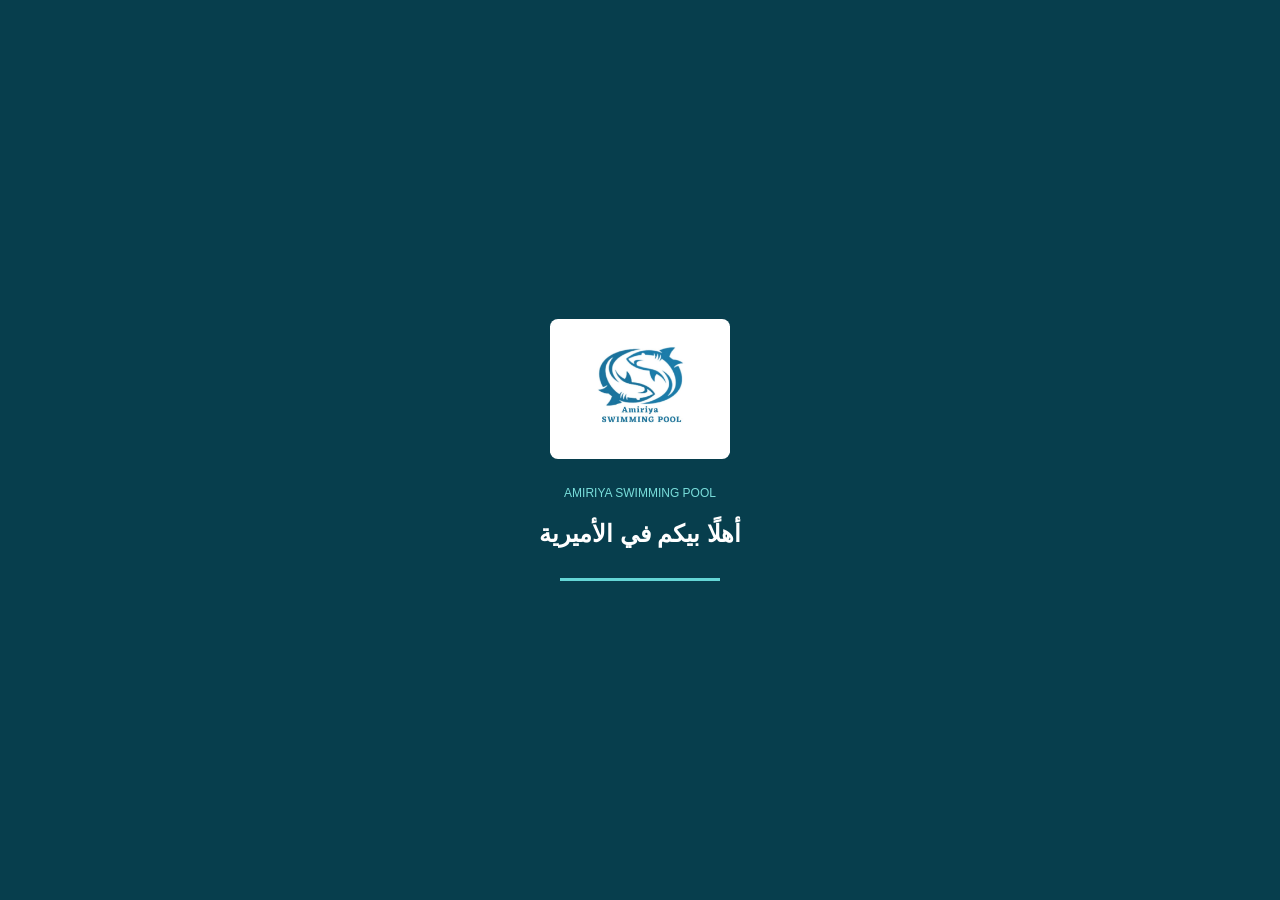
<file: index.html>
<!doctype html>
<html lang="ar" dir="rtl" translate="no"><head><meta charset="utf-8"><meta http-equiv="Content-Language" content="ar"><meta name="google" content="notranslate"><meta name="viewport" content="width=device-width, initial-scale=1"><meta name="theme-color" content="#087c91"><title>حمام سباحة مركز شباب الأميرية</title><link rel="stylesheet" href="experience.css?v=3"></head>
<body class="simple-page">
<div class="welcome-screen" id="welcomeScreen" aria-hidden="true"><img src="assets/amiriya-logo.jpg" alt=""><p lang="en" dir="ltr">AMIRIYA SWIMMING POOL</p><h2>أهلًا بيكم في الأميرية</h2><div class="welcome-loader"><span></span></div></div>
<main class="simple-wrap"><section class="simple-card">
<header class="simple-header"><img class="simple-logo" src="assets/amiriya-logo.jpg" alt="شعار حمام سباحة الأميرية"><div><span class="eyebrow" lang="en" dir="ltr">AMIRIYA SWIMMING POOL</span><h1>حمام سباحة<br>مركز شباب الأميرية</h1><p>تسجيل بيانات السباحين</p></div></header>
<div class="registration-progress"><span>بيانات التسجيل</span><span id="progressLabel">0 / 6</span><div class="progress-track"><span id="progressFill"></span></div></div>
<form class="simple-form" id="registrationForm" novalidate>
<h2 class="form-section-title">بيانات السباح</h2>
<label class="field"><span class="label">اسم السباح</span><input class="input" id="fullName" autocomplete="name" minlength="3" placeholder="اسم السباح بالكامل" required></label>
<label class="field"><span class="label">رقم تليفون ولي الأمر</span><input class="input" id="phone" autocomplete="tel" inputmode="tel" dir="ltr" placeholder="01012345678" aria-describedby="phoneNote" required><small id="phoneNote">لازم يكون الرقم عليه واتساب.</small></label>
<div class="field"><span class="label">تاريخ الميلاد</span><div class="date-parts" dir="ltr" lang="en"><select class="select" id="birthDay" aria-label="Day" required><option value="">Day</option></select><select class="select" id="birthMonth" aria-label="Month" required><option value="">Month</option></select><select class="select" id="birthYear" aria-label="Year" required><option value="">Year</option></select></div><input id="birthDate" type="hidden"></div>
<label class="field"><span class="label">السن</span><input class="input" id="age" readonly placeholder="السن بالسنوات"></label>
<h2 class="form-section-title">تفاصيل الاشتراك</h2>
<label class="field"><span class="label">نوع الاشتراك</span><select class="select" id="membershipType" required><option value="">اختر نوع الاشتراك</option></select></label>
<div class="group-notice hidden" id="groupNotice" aria-live="polite"><div><span class="group-dot" aria-hidden="true"></span><span id="groupLabel"></span></div><a class="button group-link" id="groupLink" target="_blank" rel="noopener noreferrer">الانضمام لجروب واتساب <span aria-hidden="true">↗</span></a></div>
<label class="field"><span class="label">مبلغ الاشتراك (جنيه مصري)</span><input class="input" id="subscriptionAmount" type="number" min="0.01" step="0.01" inputmode="decimal" required></label>
<button class="button button--primary simple-submit" id="submitButton" type="submit"><span class="submit-spinner hidden" id="submitSpinner" aria-hidden="true"></span><span id="submitLabel">إرسال النموذج</span><span aria-hidden="true">←</span></button><div class="status hidden" id="formStatus" role="status"></div></form>
<section class="registration-success hidden" id="successPanel" tabindex="-1" aria-live="polite"><div class="success-check" aria-hidden="true"><span></span></div><h2>تم تسجيل بياناتك بنجاح</h2><p id="successName"></p><p>شكرًا لثقتكم بحمام سباحة مركز شباب الأميرية. نتمنى للسباح كل التوفيق والنجاح.</p><p>كابتن محمد السيد<br><strong>المدير الفني لحمام سباحة مركز شباب الأميرية</strong></p><a class="button group-link" id="successGroupLink" target="_blank" rel="noopener noreferrer">الانضمام لجروب واتساب</a><button class="button" id="newRegistration" type="button">تسجيل سباح آخر</button></section>
</section><footer class="developer-credit"><span lang="en" dir="ltr">Designed &amp; Developed by <strong>Eng. Ziad Hassan</strong></span></footer></main><script src="config.js"></script><script src="shared.js?v=connection-5"></script><script src="register.js?v=mobile-3"></script></body></html>
</file>
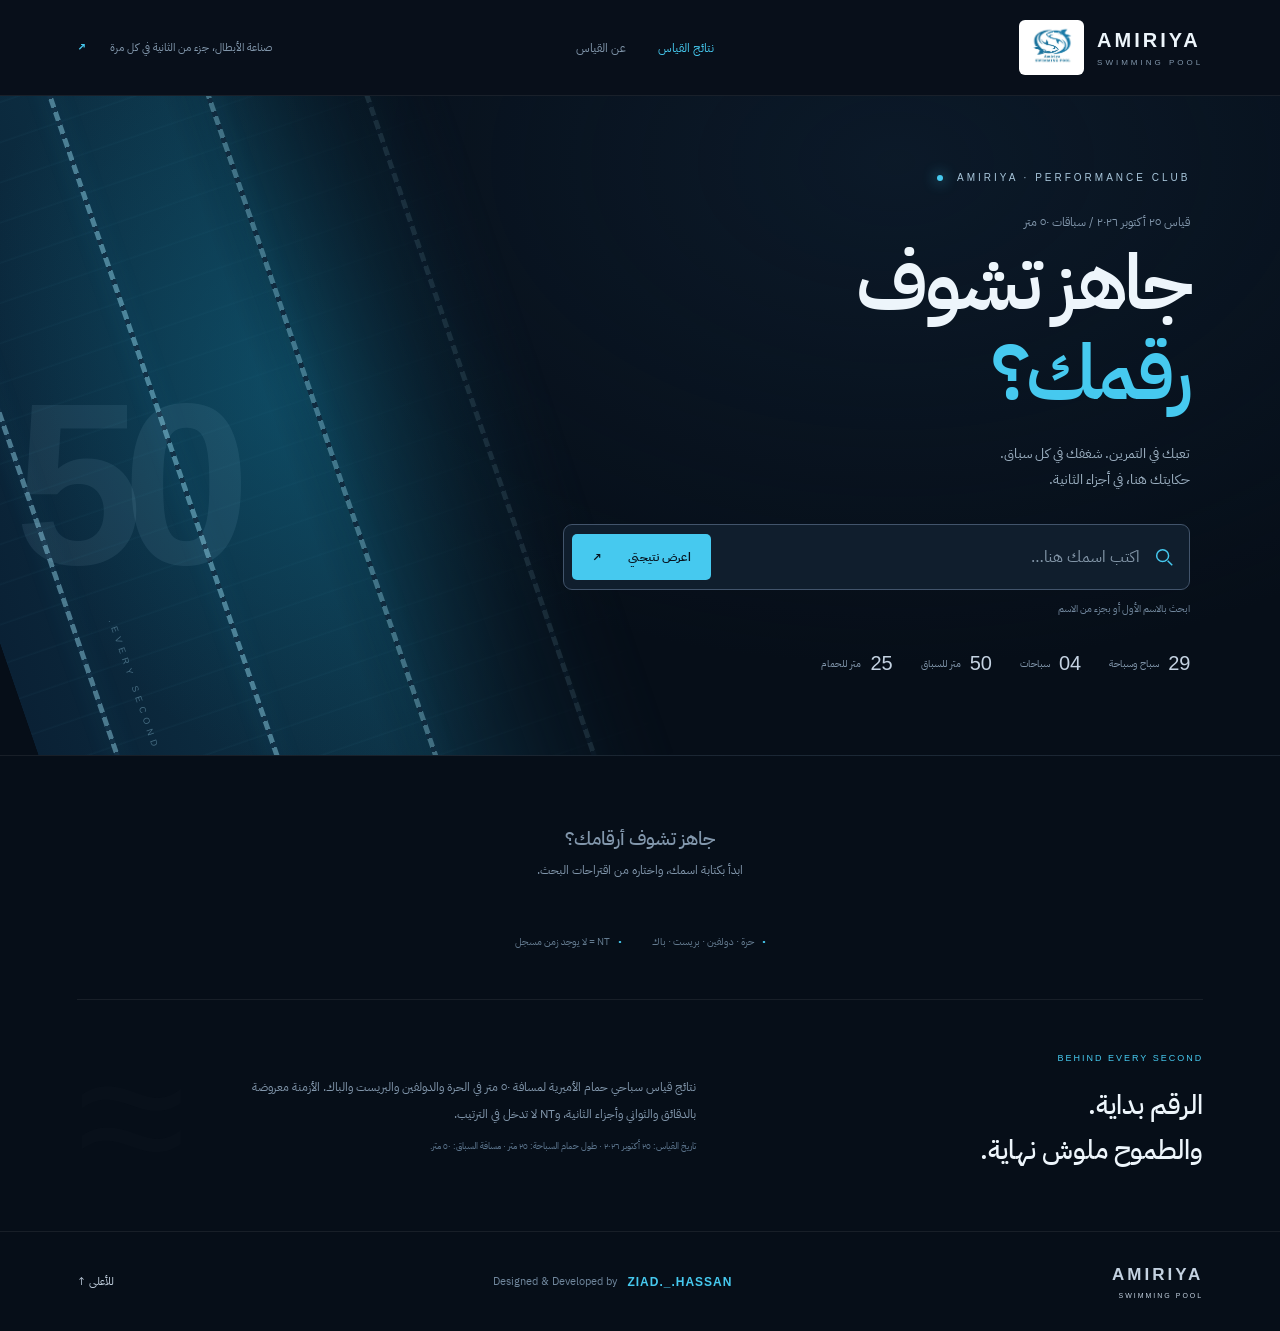
<file: results/index.html>
<!doctype html>
<html lang="ar" dir="rtl"><head><meta charset="utf-8"><meta name="viewport" content="width=device-width,initial-scale=1"><meta name="theme-color" content="#071c28"><title>الأميرية | نتائج السباحين</title><meta name="description" content="نتائج قياس ٥٠ متر لسباحي حمام الأميرية. ابحث عن سباحك واستعرض أزمنته."><link rel="stylesheet" href="style.css?v=9"><link rel="preload" href="fonts/plex-1.ttf" as="font" type="font/ttf" crossorigin></head>
<body><header><a class="brand" href="#"><img src="logo.jpg" alt="شعار Amiriya Swimming Pool"><span>AMIRIYA<small>SWIMMING POOL</small></span></a><nav><a class="current" href="#results">نتائج القياس</a><a href="#about">عن القياس</a></nav><span class="season">صناعة الأبطال، جزء من الثانية في كل مرة <b>↗</b></span></header>
<main><section class="arena" id="results"><div class="pool-scene"><div class="pool-art" aria-hidden="true"><div class="pool-lane"></div><div class="pool-lane"></div><div class="pool-lane"></div><div class="pool-lane"></div><span class="pool-number">50</span><span class="pool-caption">EVERY SECOND COUNTS.</span></div></div><div class="arena-content"><div class="arena-kicker"><span class="status-dot"></span> AMIRIYA · PERFORMANCE CLUB</div><p class="arena-overline">قياس ٢٥ أكتوبر ٢٠٢٦ / سباقات ٥٠ متر</p><h1>جاهز تشوف<br><em>رقمك؟</em></h1><p class="arena-description">تعبك في التمرين. شغفك في كل سباق.<br>حكايتك هنا، في أجزاء الثانية.</p><div class="search-wrap"><form id="search-form" class="athlete-search" role="search"><label for="search" class="sr-only">ابحث باسم السباح</label><svg class="search-icon" viewBox="0 0 24 24" fill="none" stroke="currentColor" stroke-width="1.6" aria-hidden="true"><circle cx="10.5" cy="10.5" r="6.5"/><path d="m16 16 5 5"/></svg><input aria-controls="matches" aria-expanded="false" id="search" autocomplete="off" placeholder="اكتب اسمك هنا…" aria-describedby="search-hint"><button class="primary" type="submit">اعرض نتيجتي <span>↗</span></button></form><div id="matches" aria-label="اقتراحات أسماء السباحين"></div></div><p id="search-hint">ابحث بالاسم الأول أو بجزء من الاسم</p><div class="arena-meta"><span><b>29</b> سباح وسباحة</span><span><b>04</b> سباحات</span><span><b>50</b> متر للسباق</span><span><b>25</b> متر للحمام</span></div></div></section><section class="result-zone"><div id="search-state" role="status" aria-live="polite"></div><div id="athlete-result" aria-live="polite"></div><div class="search-note"><span>حرة · دولفين · بريست · باك</span><span>NT = لا يوجد زمن مسجل</span></div></section><section id="about" class="about"><div><span class="eyebrow">BEHIND EVERY SECOND</span><h2>الرقم بداية.<br>والطموح ملوش نهاية.</h2></div><p>نتائج قياس سباحي حمام الأميرية لمسافة ٥٠ متر في الحرة والدولفين والبريست والباك. الأزمنة معروضة بالدقائق والثواني وأجزاء الثانية، وNT لا تدخل في الترتيب.<small>تاريخ القياس: ٢٥ أكتوبر ٢٠٢٦ · طول حمام السباحة: ٢٥ متر · مسافة السباق: ٥٠ متر.</small></p><span class="about-symbol">≈</span></section></main><footer><span>AMIRIYA <small>SWIMMING POOL</small></span><p class="creator-credit" lang="en" dir="ltr">Designed &amp; Developed by <strong>ZIAD._.HASSAN</strong></p><a href="#">للأعلى ↑</a></footer>
<div id="image-preview" class="image-preview" hidden role="dialog" aria-modal="true" aria-label="صورة نتيجة السباح"><div class="preview-inner"><button id="close-preview" class="outline">إغلاق ×</button><img id="result-image" alt="كارت نتيجة السباح"><p>احفظ الصورة أو اضغط عليها مطولًا لحفظها على هاتفك.</p><div class="image-actions"><a id="save-image" class="primary" download="Amiriya-result.png">تحميل الصورة ↓</a><button id="native-share" class="outline" hidden>مشاركة الصورة ↗</button></div><p id="image-status" role="status"></p></div></div><script src="data.js?v=10"></script><script src="features.js?v=9"></script><script src="app.js?v=9"></script></body></html>
</file>
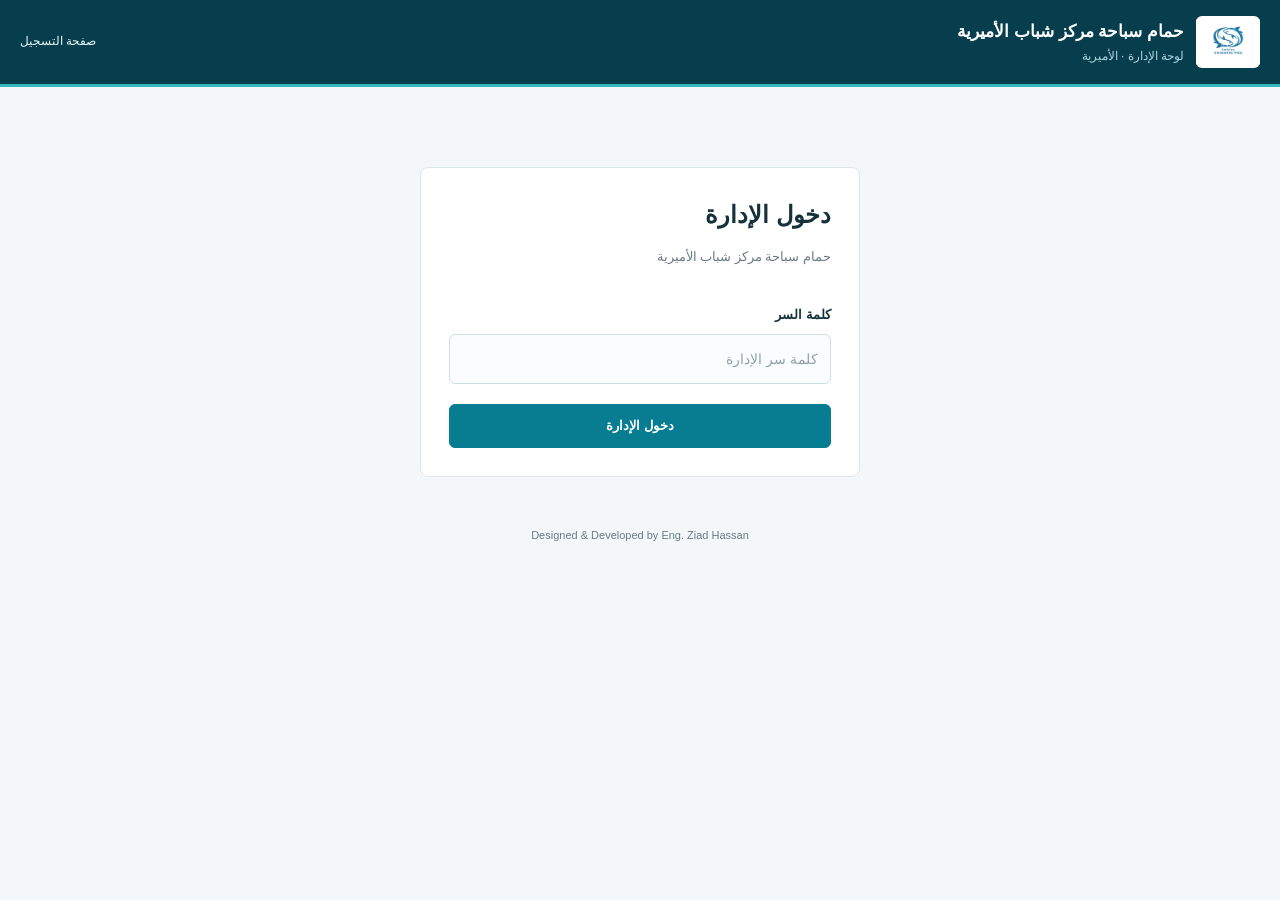
<file: admin.html>
<!doctype html>
<html lang="ar" dir="rtl" translate="no">
  <head>
    <meta charset="utf-8">
    <meta http-equiv="Content-Type" content="text/html; charset=utf-8">
    <meta http-equiv="Content-Language" content="ar">
    <meta name="google" content="notranslate">
    <meta http-equiv="Cache-Control" content="no-cache, no-store, must-revalidate">
    <meta http-equiv="Pragma" content="no-cache">
    <meta http-equiv="Expires" content="0">
    <meta name="viewport" content="width=device-width, initial-scale=1">
    <title>&#x644;&#x648;&#x62D;&#x629; &#x627;&#x644;&#x625;&#x62F;&#x627;&#x631;&#x629;</title>
    <link rel="stylesheet" href="experience.css?v=delete-4">
  </head>
  <body>
    <div class="app-shell">
      <header class="topbar">
        <div class="topbar__inner">
          <div class="brand">
            <img class="brand__logo" src="assets/amiriya-logo.jpg" alt="حمام سباحة الأميرية">
            <div>
              <p class="brand__title">حمام سباحة مركز شباب الأميرية</p>
              <p class="brand__subtitle">لوحة الإدارة · الأميرية</p>
            </div>
          </div>
          <a class="nav-link" href="index.html">&#x635;&#x641;&#x62D;&#x629; &#x627;&#x644;&#x62A;&#x633;&#x62C;&#x64A;&#x644;</a>
        </div>
      </header>

      <main class="main">
        <section class="panel login-panel" id="loginPanel">
          <div class="panel__header">
            <h1>&#x62F;&#x62E;&#x648;&#x644; &#x627;&#x644;&#x625;&#x62F;&#x627;&#x631;&#x629;</h1>
            <p id="loginDescription">حمام سباحة مركز شباب الأميرية</p>
          </div>
          <form class="form" id="loginForm" accept-charset="UTF-8">
            <label class="field" id="passwordField">
              <span class="label">&#x643;&#x644;&#x645;&#x629; &#x627;&#x644;&#x633;&#x631;</span>
              <input class="input" id="adminPassword" type="password" autocomplete="current-password" placeholder="كلمة سر الإدارة" required>
            </label>
            <div class="form-actions">
              <button class="button button--primary" id="loginButton" type="submit">دخول الإدارة</button>
              <div class="status hidden" id="loginStatus" role="status"></div>
            </div>
          </form>
        </section>

        <section class="hidden" id="dashboard">
          <div class="admin-header">
            <div>
              <h1>&#x627;&#x644;&#x62A;&#x633;&#x62C;&#x64A;&#x644;&#x627;&#x62A;</h1>
              <p id="lastUpdated">سجل السباحين والاشتراكات</p>
            </div>
            <div class="admin-actions">
              <button class="button button--secondary icon-button" id="refreshButton" type="button" title="تحديث البيانات" aria-label="تحديث البيانات"><i data-lucide="refresh-cw"></i></button>
              <button class="button button--secondary" id="selectVisibleButton" type="button">&#x62A;&#x62D;&#x62F;&#x64A;&#x62F; &#x627;&#x644;&#x645;&#x639;&#x631;&#x648;&#x636;</button>
              <button class="button button--secondary" id="clearSelectionButton" type="button">&#x625;&#x644;&#x63A;&#x627;&#x621; &#x627;&#x644;&#x62A;&#x62D;&#x62F;&#x64A;&#x62F;</button>
              <button class="button button--primary" id="exportButton" type="button"><i data-lucide="download"></i>تحميل المحدد Excel</button>
              <button class="button" id="exportVisibleButton" type="button">تصدير المعروض Excel</button>
              <button class="button" id="allHistoryButton" type="button"><i data-lucide="history"></i>سجل التعديلات</button>
              <button class="button button--danger" id="deleteSelectedButton" type="button" disabled><i data-lucide="trash-2"></i>حذف المحدد</button>
              <button class="button button--danger" id="deleteAllButton" type="button" disabled><i data-lucide="trash-2"></i>حذف كل التسجيلات</button>
              <button class="button" id="trashButton" type="button"><i data-lucide="archive"></i>المحذوفات</button>
              <button class="button icon-button" id="logoutButton" type="button" title="تسجيل الخروج" aria-label="تسجيل الخروج"><i data-lucide="log-out"></i></button>
            </div>
          </div>

          <div class="stats">
            <div class="stat stat--money"><strong id="totalAmount">0</strong><span>إجمالي مبالغ الاشتراكات · جنيه</span></div>
            <div class="stat">
              <strong id="totalCount">0</strong>
              <span>&#x625;&#x62C;&#x645;&#x627;&#x644;&#x64A; &#x627;&#x644;&#x62A;&#x633;&#x62C;&#x64A;&#x644;&#x627;&#x62A;</span>
            </div>
            <div class="stat">
              <strong id="branchesCount">0</strong>
              <span>أنواع الاشتراك</span>
            </div>
            <div class="stat">
              <strong id="visibleCount">0</strong>
              <span id="visibleLabel">&#x627;&#x644;&#x645;&#x639;&#x631;&#x648;&#x636; &#x627;&#x644;&#x622;&#x646;</span>
            </div>
            <div class="stat">
              <strong id="selectedCount">0</strong>
              <span>&#x627;&#x644;&#x645;&#x62D;&#x62F;&#x62F; &#x644;&#x644;&#x62A;&#x62D;&#x645;&#x64A;&#x644;</span>
            </div>
          </div>

          <div class="branch-tabs" id="branchTabs" aria-label="&#x62A;&#x635;&#x641;&#x64A;&#x629; &#x62D;&#x633;&#x628; &#x627;&#x644;&#x641;&#x631;&#x639;"></div>
          <div class="table-toolbar"><label class="field search-field"><span class="label">بحث السباحين</span><input class="input" id="searchInput" type="search" placeholder="اسم السباح أو رقم ولي الأمر"></label><label class="field sort-field"><span class="label">ترتيب السجلات</span><select class="select" id="sortSelect"><option value="newest">الأحدث أولًا</option><option value="oldest">الأقدم أولًا</option><option value="name">الاسم أ - ي</option><option value="amount">الأعلى مبلغًا</option></select></label></div>
          <div class="status hidden" id="dashboardStatus" role="status"></div>

          <section class="panel table-panel">
            <div class="table-scroll">
              <table>
                <thead>
                  <tr>
                    <th class="select-cell"><input class="select-checkbox" id="selectVisibleToggle" type="checkbox" aria-label="&#x62A;&#x62D;&#x62F;&#x64A;&#x62F; &#x627;&#x644;&#x645;&#x639;&#x631;&#x648;&#x636;"></th>
                    <th>اسم السباح</th>
                    <th>رقم ولي الأمر</th>
                    <th>&#x62A;&#x627;&#x631;&#x64A;&#x62E; &#x627;&#x644;&#x645;&#x64A;&#x644;&#x627;&#x62F;</th>
                    <th>السن</th>
                    <th>نوع الاشتراك</th>
                    <th>مبلغ الاشتراك (جنيه)</th>
                    <th>&#x648;&#x627;&#x62A;&#x633;&#x627;&#x628;</th>
                    <th>&#x62A;&#x627;&#x631;&#x64A;&#x62E; &#x627;&#x644;&#x62A;&#x633;&#x62C;&#x64A;&#x644;</th>
                    <th>إجراءات</th>
                  </tr>
                </thead>
                <tbody id="recordsBody"></tbody>
              </table>
            </div>
            <div class="empty hidden" id="emptyState">&#x644;&#x627; &#x62A;&#x648;&#x62C;&#x62F; &#x62A;&#x633;&#x62C;&#x64A;&#x644;&#x627;&#x62A; &#x644;&#x647;&#x630;&#x627; &#x627;&#x644;&#x627;&#x62E;&#x62A;&#x64A;&#x627;&#x631; &#x62D;&#x627;&#x644;&#x64A;&#x64B;&#x627;.</div>
            <div class="pagination"><span id="pageLabel">0 تسجيل</span><div class="page-buttons"><button class="button" id="prevPage" type="button" title="الصفحة السابقة" aria-label="الصفحة السابقة">→</button><button class="button" id="nextPage" type="button" title="الصفحة التالية" aria-label="الصفحة التالية">←</button></div></div>
          </section>
        </section>
        <footer class="admin-footer" lang="en" dir="ltr">Designed &amp; Developed by Eng. Ziad Hassan</footer>
      </main>
    </div>

    <dialog id="editDialog" class="admin-dialog" aria-labelledby="editTitle">
      <header class="dialog-header"><div><h2 id="editTitle">تعديل بيانات السباح</h2><p id="editRecordName"></p></div><button class="button icon-button" id="closeEdit" type="button" title="إغلاق" aria-label="إغلاق"><i data-lucide="x"></i></button></header>
      <form id="editForm" class="edit-form">
        <label class="field"><span class="label">اسم السباح</span><input class="input" id="editName" minlength="3" maxlength="120" required></label>
        <label class="field"><span class="label">رقم ولي الأمر</span><input class="input" id="editPhone" inputmode="tel" dir="ltr" required></label>
        <label class="field"><span class="label">تاريخ الميلاد</span><input class="input" id="editBirth" type="date" lang="en" dir="ltr" min="1900-01-01" required></label>
        <label class="field"><span class="label">نوع الاشتراك</span><select class="select" id="editMembership" required></select></label>
        <label class="field"><span class="label">مبلغ الاشتراك (جنيه)</span><input class="input" id="editAmount" type="number" min="0.01" step="0.01" inputmode="decimal" required></label>
        <div class="status hidden" id="editStatus" role="status"></div>
        <div class="dialog-actions"><button class="button" id="cancelEdit" type="button">إلغاء</button><button class="button button--primary" id="saveEdit" type="submit"><i data-lucide="save"></i>حفظ التعديلات</button></div>
      </form>
    </dialog>
    <dialog id="historyDialog" class="admin-dialog history-dialog" aria-labelledby="historyTitle">
      <header class="dialog-header"><h2 id="historyTitle">سجل التعديلات</h2><button class="button icon-button" id="closeHistory" type="button" title="إغلاق" aria-label="إغلاق"><i data-lucide="x"></i></button></header>
      <div id="historyContent" class="history-content" aria-live="polite"></div>
    </dialog>
    <dialog id="deleteDialog" class="admin-dialog" aria-labelledby="deleteTitle">
      <header class="dialog-header"><h2 id="deleteTitle">تأكيد الحذف</h2><button class="button icon-button" id="closeDelete" type="button" aria-label="إغلاق"><i data-lucide="x"></i></button></header>
      <div class="history-content"><p id="deleteDescription"></p><p>يمكن استرجاع التسجيلات من المحذوفات.</p><div class="status hidden" id="deleteStatus" role="status"></div><div class="dialog-actions"><button class="button" id="cancelDelete" type="button">إلغاء</button><button class="button button--danger" id="confirmDelete" type="button"><i data-lucide="trash-2"></i>تأكيد الحذف</button></div></div>
    </dialog>
    <dialog id="trashDialog" class="admin-dialog history-dialog" aria-labelledby="trashTitle">
      <header class="dialog-header"><h2 id="trashTitle">المحذوفات</h2><button class="button icon-button" id="closeTrash" type="button" aria-label="إغلاق"><i data-lucide="x"></i></button></header>
      <div class="history-content"><div class="status hidden" id="trashStatus" role="status"></div><div id="trashContent"></div></div>
    </dialog>
    <script src="compatibility.js?v=2"></script>
    <script src="admin-config.js"></script>
    <script src="vendor/lucide.min.js"></script>
    <script src="interface.js"></script>
    <script charset="UTF-8" src="config.js?v=amiriya-2"></script>
    <script charset="UTF-8" src="vendor/xlsx.full.min.js"></script>
    <script charset="UTF-8" src="shared.js?v=connection-5"></script>
    <script charset="UTF-8" src="admin.js?v=delete-5"></script>
  </body>
</html>
</file>
<file: experience.css>
:root { --ink:#15313c; --muted:#6a7c85; --line:#dce7eb; --page:#f3f7f9; --teal:#087c91; --green:#178352; --red:#b83643; }
* { box-sizing:border-box; }
html { color-scheme:light; -webkit-text-size-adjust:100%; text-size-adjust:100%; }
body { margin:0; font-family:"Segoe UI",Tahoma,Arial,sans-serif; color:var(--ink); background:var(--page); direction:rtl; line-height:1.6; }
button,input,select { font:inherit; }
button,a,input,select { -webkit-tap-highlight-color:transparent; }
button { cursor:pointer; }
a { color:inherit; }
button:disabled { cursor:wait; opacity:.55; }
.hidden { display:none!important; }
:focus-visible { outline:3px solid #ddae44; outline-offset:4px; }
.simple-page { background:#086d80; background-image:linear-gradient(120deg,#094353,#087d91 65%,#26a6b0); min-height:100vh; min-height:100svh; }
.simple-page::before { content:""; position:fixed; inset:0; pointer-events:none; opacity:.16; background:repeating-linear-gradient(130deg,transparent 0 90px,#fff 91px,transparent 92px); background-size:300px 300px; animation:water-drift 28s linear infinite; }
.simple-wrap { width:calc(100% - 32px); max-width:700px; margin:auto; padding:36px 0 18px; position:relative; }
.simple-card { background:#fff; border-radius:8px; overflow:hidden; box-shadow:0 24px 70px #002b3b40; animation:enter .65s ease both; }
.simple-header { padding:30px 32px; display:flex; gap:24px; align-items:center; background:#073e4d; color:white; position:relative; border-bottom:4px solid #39bdc6; }
.simple-logo { width:136px; height:116px; object-fit:contain; background:white; border-radius:8px; flex:none; }
.eyebrow { display:block; font-size:11px; font-weight:700; color:#7ee1db; letter-spacing:0; }
.simple-header h1 { margin:8px 0; font-size:27px; line-height:1.5; }
.simple-header p { margin:8px 0 0; color:#d4ecf0; font-size:14px; }
.registration-progress { padding:20px 32px 0; display:flex; justify-content:space-between; flex-wrap:wrap; font-size:12px; color:var(--muted); font-weight:600; }
.progress-track { width:100%; background:#eaf0f3; height:3px; margin-top:10px; overflow:hidden; }
.progress-track span { display:block; height:100%; width:0; background:var(--green); transition:width .4s ease; }
#progressLabel { direction:ltr; unicode-bidi:isolate; font-variant-numeric:tabular-nums; }
.simple-form { padding:22px 32px 30px; display:grid; grid-template-columns:minmax(0,1.35fr) minmax(0,1fr); gap:20px; }
.form-section-title { grid-column:1/-1; margin:0; font-size:15px; display:flex; align-items:center; gap:12px; }
.form-section-title::after { content:""; flex:1; height:1px; background:var(--line); }
.field { display:grid; gap:8px; min-width:0; align-content:start; }
.label { font-size:13px; font-weight:700; }
.input,.select { width:100%; min-width:0; height:50px; padding:0 12px; border:1px solid #cfdee4; border-radius:6px; color:var(--ink); background:#fafdfe; outline:none; transition:box-shadow .2s,border-color .2s,background .2s; font-size:16px; }
.input:hover,.select:hover { border-color:#8baab7; }
.input:focus,.select:focus { background:white; border-color:var(--teal); box-shadow:0 0 0 3px #087c9118; }
.input[readonly] { background:#edf6f5; color:#256253; border-color:#d4e7e0; }
.input::placeholder { color:#91a1aa; font-size:14px; }
small { color:var(--muted); font-size:11px; }
.date-parts { display:grid; grid-template-columns: .75fr 1.3fr 1fr; gap:6px; }
.date-parts .select { font-size:13px; padding-inline:6px; }
.button { display:inline-flex; justify-content:center; align-items:center; gap:10px; min-height:44px; padding:10px 18px; border:1px solid var(--line); border-radius:6px; color:var(--ink); background:#fff; text-decoration:none; font-weight:700; font-size:13px; transition:background .2s,transform .2s,box-shadow .2s; }
.button:hover:not(:disabled) { background:#edf5f7; transform:translateY(-1px); }
.button--primary { background:var(--teal); color:white; border-color:var(--teal); }
.icon-button { width:44px; flex:none!important; padding:10px; }
.button svg { flex:none; }
.button--primary:hover:not(:disabled) { background:#07687b; box-shadow:0 5px 16px #087c9128; }
.simple-submit { grid-column:1/-1; font-size:16px; min-height:52px; margin-top:4px; }
.group-notice { grid-column:1/-1; display:flex; justify-content:space-between; align-items:center; gap:14px; padding:14px 0; border-block:1px solid #d4e9de; animation:enter .3s ease both; color:#1b6342; font-size:13px; }
.group-dot { display:inline-block; width:7px; height:7px; border-radius:50%; background:var(--green); margin-inline-end:7px; }
.group-link { color:#16643f; background:#e8f6ed; border-color:#cde6d7; }
.group-link:hover { background:#d6f0e0!important; }
.status { padding:12px 14px; border-radius:6px; font-size:13px; line-height:1.7; }
.simple-form .status { grid-column:1/-1; }
.status--error { background:#fff0f1; color:var(--red); }
.status--info { background:#edf6f8; color:var(--teal); }
.status--success { background:#eaf6ef; color:var(--green); }
.developer-credit { display:flex; justify-content:center; align-items:center; gap:14px; flex-wrap:wrap; padding:22px 4px; color:#d7ebee; font-size:12px; text-align:center; }
.developer-credit a { text-decoration:none; border-bottom:1px solid #ffffff45; }
.developer-credit strong { color:white; }
.registration-success { text-align:center; padding:36px 32px; animation:enter .5s ease both; outline:none; }
.registration-success h2 { font-size:24px; }
.registration-success p { color:var(--muted); }
.registration-success strong { color:var(--ink); font-size:13px; }
.registration-success .button { display:flex; margin:16px auto 0; max-width:340px; }
.success-check { width:88px; height:88px; border:2px solid var(--green); background:#e7f7ec; border-radius:50%; display:grid; place-items:center; margin:0 auto; animation:check-pop .5s ease both; }
.success-check span { width:22px; height:40px; border:solid var(--green); border-width:0 5px 5px 0; transform:rotate(45deg) translate(-3px,-3px); animation:tick-in .4s .3s both; }
.submit-spinner { width:18px; height:18px; border:2px solid #ffffff55; border-top-color:white; border-radius:50%; animation:spin .7s linear infinite; }
.welcome-screen { position:fixed; inset:0; z-index:100; background:#073e4d; color:white; display:flex; flex-direction:column; align-items:center; justify-content:center; padding:24px; transition:opacity .45s,visibility .45s; pointer-events:none; }
.welcome-screen img { width:180px; height:140px; object-fit:contain; background:white; border-radius:8px; animation:enter .6s both; }
.welcome-screen p { color:#79dedb; font-size:12px; margin-top:25px; }
.welcome-screen h2 { font-size:24px; margin:0 0 24px; }
.welcome-screen--hidden { opacity:0; visibility:hidden; }
.welcome-loader { width:160px; height:3px; background:#ffffff30; overflow:hidden; }
.welcome-loader span { display:block; width:100%; height:100%; background:#64d6d6; transform-origin:right; animation:load-intro 1.1s ease both; }
.topbar { position:sticky; top:0; z-index:10; background:#073e4d; color:white; border-bottom:3px solid #34b7bd; }
.topbar__inner { width:calc(100% - 40px); max-width:1360px; margin:auto; min-height:84px; display:flex; align-items:center; justify-content:space-between; gap:20px; padding:12px 0; }
.brand { display:flex; align-items:center; gap:12px; min-width:0; }
.brand__logo { width:64px; height:52px; background:white; object-fit:contain; border-radius:6px; flex:none; }
.brand__title { font-size:17px; font-weight:700; margin:0; }
.brand__subtitle { margin:2px 0 0; font-size:12px; color:#acd6df; }
.nav-link { font-size:12px; text-decoration:none; color:#e6f7f8; }
.main { width:calc(100% - 40px); max-width:1360px; margin:auto; padding:30px 0; }
.panel { background:white; border:1px solid var(--line); border-radius:8px; }
.login-panel { max-width:440px; margin:50px auto; animation:enter .5s both; }
.panel__header { padding:28px 28px 0; }
.panel__header h1 { margin:0; font-size:24px; }
.panel__header p { font-size:13px; color:var(--muted); }
.form { padding:24px 28px 28px; }
.form-actions { display:grid; gap:12px; margin-top:20px; }
.admin-header { display:flex; justify-content:space-between; align-items:center; gap:20px; margin-bottom:24px; }
.admin-header h1 { font-size:26px; margin:0; }
.admin-header p { font-size:12px; margin:4px 0 0; color:var(--muted); }
.admin-actions { display:flex; gap:8px; flex-wrap:wrap; }
.stats { display:grid; grid-template-columns:repeat(5,minmax(0,1fr)); gap:0; background:white; border-block:1px solid var(--line); margin-bottom:24px; }
.stat { padding:18px 22px; border-inline-end:1px solid var(--line); }
.stat:last-child { border:0; }
.stat strong { font-size:28px; display:block; font-variant-numeric:tabular-nums; }
.stat span { font-size:12px; color:var(--muted); }
.stat--money strong { color:var(--green); }
.branch-tabs { display:flex; flex-wrap:wrap; gap:8px; margin-bottom:20px; }
.branch-tab { border:1px solid var(--line); background:white; border-radius:6px; padding:8px 12px; color:#47626f; font:inherit; font-size:12px; display:flex; align-items:center; gap:10px; transition:background .2s; }
.branch-tab span { font-size:11px; color:var(--muted); }
.branch-tab--active { background:#087c91; border-color:#087c91; color:white; }
.branch-tab--active span { color:#d3edf1; }
.table-toolbar { display:flex; justify-content:space-between; align-items:end; gap:16px; margin:18px 0; }
.search-field { width:100%; max-width:400px; }
.sort-field { width:200px; }
.table-panel { overflow:hidden; margin-top:14px; }
.table-scroll { overflow:auto; }
table { border-collapse:collapse; width:100%; min-width:1100px; font-size:13px; }
th,td { padding:15px 16px; text-align:right; white-space:nowrap; border-bottom:1px solid #e9eff2; }
th { background:#eaf2f5; color:#476674; font-size:11px; font-weight:700; }
td { background:white; }
tbody tr:hover td { background:#f6fbfc; }
tbody tr.selected td { background:#eef8f7; }
.select-cell { width:48px; text-align:center; }
.select-checkbox { width:16px; height:16px; accent-color:var(--teal); }
.whatsapp-link { color:var(--green); text-decoration:none; font-size:12px; font-weight:600; }
.membership-badge { display:inline-block; padding:4px 8px; border-radius:4px; background:#edf3f7; color:#315e72; font-size:11px; }
.empty { text-align:center; padding:48px 20px; color:var(--muted); }
.pagination { display:flex; gap:14px; justify-content:space-between; align-items:center; padding:14px 18px; background:white; font-size:12px; color:var(--muted); flex-wrap:wrap; }
.page-buttons { display:flex; gap:6px; }
.page-buttons .button { padding:8px 12px; min-height:36px; }
.admin-footer { text-align:center; font-size:11px; color:var(--muted); margin-top:24px; }
#dashboard { animation:enter .4s both; }
.row-actions { display:flex; gap:6px; }
.row-actions .icon-button { width:34px; min-height:34px; padding:7px; }
.admin-dialog { width:calc(100% - 24px); max-width:640px; max-height:calc(100vh - 32px); max-height:calc(100svh - 32px); padding:0; border:1px solid var(--line); border-radius:8px; color:var(--ink); background:white; box-shadow:0 24px 80px #092f4650; }
.admin-dialog[open] { animation:enter .25s ease; }
.admin-dialog::backdrop { background:#0829368a; backdrop-filter:blur(3px); }
.dialog-header { display:flex; align-items:center; justify-content:space-between; gap:16px; padding:20px 24px; border-bottom:1px solid var(--line); }
.dialog-header h2 { font-size:20px; margin:0; overflow-wrap:anywhere; }
.dialog-header p { margin:3px 0 0; font-size:12px; color:var(--muted); }
.edit-form { padding:24px; display:grid; grid-template-columns:repeat(2,minmax(0,1fr)); gap:18px; }
.edit-form .status,.dialog-actions { grid-column:1/-1; }
.dialog-actions { display:flex; justify-content:flex-end; gap:10px; padding-top:12px; border-top:1px solid var(--line); }
.history-dialog { max-width:800px; }
.history-content { padding:24px; font-size:13px; }
.history-entry { margin-bottom:24px; border-bottom:1px solid var(--line); padding-bottom:20px; }
.history-meta { display:flex; gap:10px; flex-wrap:wrap; justify-content:space-between; margin-bottom:14px; }
.history-meta span { color:var(--muted); font-size:11px; }
.history-change,.history-columns { display:grid; grid-template-columns:1fr 1fr 1fr; gap:12px; padding:10px 0; }
.history-columns { color:var(--muted); font-size:11px; border-bottom:1px solid var(--line); }
.history-change span,.history-change strong { min-width:0; overflow-wrap:anywhere; }
.history-change span:last-child { color:var(--green); }
@media(max-width:600px) { .edit-form { grid-template-columns:1fr; padding:18px; } .history-content { padding:18px; } .dialog-header { padding:16px 18px; } .dialog-header h2 { font-size:18px; } }
@keyframes enter { from { opacity:0; transform:translateY(12px); } to { opacity:1; transform:translateY(0); } }
@keyframes check-pop { from { opacity:0; transform:scale(.65); } to { opacity:1; transform:scale(1); } }
@keyframes tick-in { from { opacity:0; } to { opacity:1; } }
@keyframes spin { to { transform:rotate(360deg); } }
@keyframes water-drift { to { background-position:300px 300px; } }
@keyframes load-intro { from { transform:scaleX(0); } to { transform:scaleX(1); } }
@media(max-width:900px) { .stats { grid-template-columns:repeat(3,minmax(0,1fr)); } .stat { border-bottom:1px solid var(--line); } .admin-header { align-items:start; flex-direction:column; } }
@media(max-width:600px) { .simple-wrap { width:min(100% - 20px,700px); padding-top:14px; } .simple-header { padding:24px 20px; gap:15px; } .simple-logo { width:100px; height:90px; } .simple-header h1 { font-size:21px; } .eyebrow { font-size:9px; } .simple-form { grid-template-columns:1fr; padding:22px 20px; gap:17px; } .registration-progress { padding-inline:20px; } .group-notice { align-items:stretch; flex-direction:column; gap:10px; } .developer-credit { font-size:11px; } .date-parts { grid-template-columns:.8fr 1.4fr 1fr; } .date-parts .select { font-size:14px; } .topbar__inner,.main { width:calc(100% - 24px); } .topbar__inner { gap:10px; } .brand__title { font-size:13px; } .brand__logo { width:48px; } .nav-link { font-size:11px; flex:none; } .stats { grid-template-columns:repeat(2,minmax(0,1fr)); } .stat { padding:14px; } .stat strong { font-size:24px; } .table-toolbar { flex-direction:column; align-items:stretch; } .search-field,.sort-field { width:100%; } .admin-actions .button { flex:1 1 auto; } .login-panel { margin:24px auto; } }
@media(max-width:360px) { .simple-header { flex-direction:column; text-align:center; } .simple-header h1 { font-size:22px; } }
@media(prefers-reduced-motion:reduce) { *,*::before,*::after { animation:none!important; transition:none!important; scroll-behavior:auto!important; } }
.simple-header > div { min-width:0; }
.button,.brand__title,.registration-success p { overflow-wrap:break-word; }
.simple-page::before,.welcome-screen { top:0; right:0; bottom:0; left:0; }
.dialog-fallback:not([open]) { display:none; }
.dialog-fallback[open] { display:block; position:fixed; top:50%; left:50%; margin:0; transform:translate(-50%,-50%); z-index:101; overflow:auto; animation:none; }
.dialog-fallback-backdrop { position:fixed; top:0; right:0; bottom:0; left:0; background:#0829368a; z-index:100; }
.has-dialog-fallback { overflow:hidden; }
.button--danger { color:var(--red); border-color:#edc9cd; background:#fff5f5; }
.button--danger:hover:not(:disabled) { background:#ffe8e9; }
.trash-row { display:flex; align-items:center; justify-content:space-between; gap:16px; padding:16px 0; border-bottom:1px solid var(--line); }
.trash-row > div { min-width:0; overflow-wrap:break-word; }
.trash-row small { display:block; }
.trash-row .button { flex:none; }
@media(max-width:600px) { .simple-wrap { width:calc(100% - 20px); } .search-field { max-width:none; } .date-parts .select { font-size:16px; padding:0 2px; } }
</file>
<file: results/style.css>
@import url('fonts/font.css');
:root{color-scheme:dark;--bg:#060e18;--panel:#0d1a29;--line:#ffffff12;--ink:#edf5fb;--muted:#8297ac;--blue:#46c9ef;--silver:#c4d2e1}*{box-sizing:border-box}html{scroll-behavior:smooth;scroll-padding-top:20px}body{margin:0;background:var(--bg);color:var(--ink);font-family:'IBM Plex Sans Arabic',Tahoma,sans-serif}button,input{font:inherit}button,a{cursor:pointer}a{color:inherit;text-decoration:none}header{display:flex;align-items:center;justify-content:space-between;height:96px;padding:0 6%;border-bottom:1px solid var(--line);background:#080f1a}.brand{display:flex;align-items:center;gap:13px;direction:ltr}.brand img{height:55px;width:65px;object-fit:cover;border-radius:6px}.brand>span{font:700 20px Arial;letter-spacing:3px}.brand small{display:block;font:8px Arial;letter-spacing:3px;margin-top:6px;color:var(--muted)}nav{display:flex;gap:32px;font-size:12px;color:var(--muted)}nav a:hover,nav .current{color:var(--blue)}.season{font-size:11px;color:var(--muted)}.season b{color:var(--blue);margin-right:20px}.arena{position:relative;min-height:660px;overflow:hidden;display:flex;align-items:center;padding:65px 7%;border-bottom:1px solid var(--line);background:radial-gradient(ellipse at 70% 10%,#10233788,transparent 60%),var(--bg)}.arena-content{position:relative;z-index:2;width:57%;max-width:750px}.arena-kicker{font:10px Arial;letter-spacing:3px;color:#a8c6db;direction:ltr;text-align:right}.status-dot{display:inline-block;width:6px;height:6px;border-radius:100%;background:var(--blue);box-shadow:0 0 14px var(--blue);margin-right:9px}.arena-overline{font-size:12px;color:var(--muted);margin:30px 0 8px}h1{font-size:clamp(60px,6vw,90px);font-weight:600;line-height:1.17;letter-spacing:-3px;margin:8px 0 22px}h1 em{font-style:normal;color:var(--blue)}.arena-description{font-size:14px;line-height:1.9;color:#9bafc0}.athlete-search{display:flex;align-items:center;gap:13px;border:1px solid #42546b;background:#101e2d;border-radius:9px;padding:8px 14px 8px 8px;max-width:650px;margin-top:30px;transition:border-color .2s,box-shadow .2s}.athlete-search:focus-within{border-color:var(--blue);box-shadow:0 0 0 4px #46c9ef12}.search-icon{width:22px;height:22px;color:var(--blue);flex-shrink:0}input{flex:1;min-width:0;width:100%;background:transparent;border:0;outline:none;padding:12px 0;color:white;font-size:14px}input::placeholder{color:#8396a8}.primary{border:0;border-radius:5px;background:var(--blue);color:#06121d;display:flex;align-items:center;justify-content:center;gap:25px;padding:14px 20px;white-space:nowrap;font-size:12px;font-weight:600;transition:background .2s,transform .2s}.primary:hover{background:#87e4ff;transform:translateY(-2px)}#search-hint{font-size:10px;color:#71879d;margin-top:10px}.arena-meta{display:flex;gap:28px;margin-top:34px}.arena-meta>span{display:flex;gap:9px;align-items:center;font-size:10px;color:var(--muted)}.arena-meta b{font:20px Arial;color:var(--silver)}.pool-art{position:absolute;width:47%;height:130%;left:-4%;top:-12%;transform:rotate(-19deg);background:radial-gradient(ellipse at 60% 45%,#10638080,transparent 60%),repeating-linear-gradient(0deg,transparent 0 35px,#69defb08 36px,transparent 38px),linear-gradient(90deg,#0a2135,#0d3448 60%,#07131f);mask-image:linear-gradient(to right,black 55%,transparent);animation:pool-breathe 12s ease-in-out infinite alternate}.pool-art:after{content:'';position:absolute;inset:-60%;background:repeating-radial-gradient(ellipse at 45% 45%,transparent 0 30px,#9eeeff10 32px,transparent 34px,transparent 62px);animation:caustics 18s linear infinite}.pool-lane{position:absolute;top:0;height:100%;width:5px;background:repeating-linear-gradient(0deg,#9de4fa70 0 9px,#123147 9px 14px);box-shadow:0 0 22px #43bcdd28}.pool-lane:nth-child(1){left:12%}.pool-lane:nth-child(2){left:37%}.pool-lane:nth-child(3){left:62%}.pool-lane:nth-child(4){left:87%}.pool-number{position:absolute;top:34%;left:10%;font:800 230px Arial;letter-spacing:-20px;color:#b5eaff15;transform:rotate(19deg)}.pool-caption{position:absolute;top:64%;left:18%;font:9px Arial;letter-spacing:5px;color:#8fc2d870;writing-mode:vertical-rl}.result-zone{padding:35px 6% 50px;max-width:1400px;margin:auto;min-height:220px}.search-welcome{text-align:center;padding:25px 0 20px;animation:rise .5s both}.welcome-icon{display:inline-flex;width:52px;height:52px;align-items:center;justify-content:center;color:#6f95b0}.welcome-icon svg{width:48px;height:48px}.search-welcome h3{font-size:19px;font-weight:500;margin:8px 0}.search-welcome p{color:var(--muted);font-size:12px;margin:7px 0}#search-state{text-align:center;color:var(--muted);font-size:12px}.search-note{display:flex;justify-content:center;gap:30px;margin-top:28px;font-size:10px;color:#647b90}.search-note span:before{content:'•';color:var(--blue);margin-left:8px}#matches{max-width:850px;margin:15px auto;display:grid;grid-template-columns:1fr 1fr;gap:12px}.athlete-option{display:flex;align-items:center;gap:14px;text-align:right;background:var(--panel);border:1px solid #263b50;border-radius:9px;color:var(--ink);padding:20px;animation:rise .4s var(--delay) both;transition:border-color .2s,transform .2s}.athlete-option:hover{border-color:var(--blue);transform:translateY(-3px)}.avatar{display:flex;align-items:center;justify-content:center;background:#193146;color:var(--blue);width:40px;height:40px;border-radius:12px}.athlete-option b{font-size:14px;font-weight:500}.athlete-option small{display:block;font-size:10px;color:var(--muted);margin-top:5px}.option-arrow{margin-right:auto;color:var(--blue)}.athlete-card{max-width:1100px;margin:0 auto;background:linear-gradient(130deg,#132338,#0c1725 65%);border:1px solid #2c4157;border-radius:16px;overflow:hidden;box-shadow:0 25px 70px #0003;animation:card-in .65s cubic-bezier(.16,1,.3,1) both}.card-ribbon{direction:ltr;display:flex;justify-content:space-between;gap:12px;font:9px Arial;letter-spacing:2px;color:#88a4bd;padding:20px 30px;border-bottom:1px solid var(--line);background:#ffffff02}.athlete-heading{display:flex;align-items:center;gap:20px;padding:32px;position:relative;overflow:hidden}.large-avatar{width:75px;height:75px;border:1px solid #51cbed60;border-radius:17px;color:var(--blue);background:linear-gradient(145deg,#1c4a60,#142536);display:flex;align-items:center;justify-content:center;flex-shrink:0;font-size:27px}.eyebrow{font:9px Arial;letter-spacing:2px;color:var(--blue);direction:ltr;display:inline-block}.athlete-heading h3{font-size:30px;line-height:1.4;font-weight:500;margin:8px 0}.athlete-heading p{font-size:11px;color:var(--muted);margin:0}.athlete-heading p span{color:var(--blue);margin:0 10px}.card-watermark{position:absolute;left:32px;top:0;font:italic 800 150px Arial;color:#a5d2ee06;line-height:1;pointer-events:none}.race-cards{display:grid;grid-template-columns:repeat(4,1fr);gap:13px;padding:0 28px 28px}.race-card{position:relative;overflow:hidden;background:linear-gradient(155deg,#18334b77,#0b1725);border:1px solid #2c4257;border-radius:12px;padding:20px 18px;animation:rise .55s calc(var(--delay) + 100ms) both;transition:transform .25s,border-color .25s,box-shadow .25s}.race-card:before{content:'';position:absolute;top:0;right:18px;left:18px;height:1px;background:linear-gradient(90deg,transparent,#5ac9ef,transparent);opacity:.7}.race-card:hover{transform:translateY(-6px);border-color:#4fb9de;box-shadow:0 12px 25px #0003}.race-top{display:flex;align-items:center;justify-content:space-between;gap:4px;min-height:60px;font-size:17px;font-weight:500}.race-icon{color:#63ceef;display:block}.stroke-svg{width:65px;height:58px;overflow:visible;transition:transform .3s}.race-card:hover .stroke-svg{transform:translateY(-4px) rotate(-3deg)}.race-card:hover .icon-wave{animation:wave-dash 1.6s ease-in-out infinite}.race-distance{display:block;font-size:10px;color:var(--muted);margin:4px 0 27px}.race-distance>span{font:9px Arial;margin-right:5px;letter-spacing:1px}.race-time{display:block;text-align:right;font:500 clamp(25px,2.9vw,39px) Arial;letter-spacing:-1px;color:#e9f5ff;font-variant-numeric:tabular-nums;white-space:nowrap;text-shadow:0 0 25px #60cfff25}.race-card>small{display:block;color:#708ba3;font-size:8px;margin-top:13px}.no-time .race-time{color:#6f8496;text-shadow:none}.no-time .race-icon{color:#607f96}.no-time:before{opacity:.2}.athlete-footer{border-top:1px solid var(--line);padding:20px 28px;display:flex;align-items:center;justify-content:space-between;gap:12px}.athlete-footer>span{font-size:12px;color:var(--muted)}.outline{border:1px solid #3e556c;background:#17293b;border-radius:5px;color:var(--silver);padding:10px 16px;font:12px inherit}.outline:hover{border-color:var(--blue);color:var(--blue)}#share-status{font-size:12px;color:var(--blue);text-align:center}#share-status:empty{display:none}.about{margin:0 6%;border-top:1px solid var(--line);padding:44px 0;display:flex;gap:10%;align-items:center;position:relative;overflow:hidden}.about>div{min-width:35%}.about h2{font-size:27px;font-weight:500;line-height:1.65;margin:15px 0}.about>p{max-width:480px;font-size:12px;line-height:2.2;color:var(--muted)}.about small{display:block;font-size:9px;margin-top:10px;color:#5c758d}.about-symbol{position:absolute;left:0;font:200px Arial;color:#aacbdd04;pointer-events:none}footer{display:flex;justify-content:space-between;align-items:center;padding:30px 6%;border-top:1px solid var(--line);font-size:11px;color:#70879d}footer>span{font:700 17px Arial;letter-spacing:3px;color:var(--silver)}footer small{display:block;font:7px Arial;letter-spacing:2px;margin-top:7px}footer a{color:var(--silver)}.sr-only{position:absolute;width:1px;height:1px;padding:0;margin:-1px;overflow:hidden;clip:rect(0,0,0,0);white-space:nowrap;border:0}:focus-visible{outline:2px solid var(--blue);outline-offset:4px}@keyframes rise{from{opacity:0;transform:translateY(16px)}to{opacity:1;transform:translateY(0)}}@keyframes card-in{from{opacity:0;transform:translateY(25px) scale(.98)}to{opacity:1;transform:translateY(0) scale(1)}}@keyframes pool-breathe{to{filter:brightness(1.25);transform:rotate(-17deg) translateY(8px)}}@keyframes caustics{to{transform:rotate(12deg) translate(30px,20px)}}@keyframes wave-dash{50%{transform:translateX(2px);opacity:.5}}@media(max-width:1000px){.season{display:none}.arena{padding:55px 6%;min-height:620px}.arena-content{width:65%}.pool-art{width:50%;left:-10%}.race-cards{grid-template-columns:1fr 1fr}.race-time{font-size:38px}.stroke-svg{width:75px;height:65px}}@media(max-width:600px){header{height:80px;padding:0 5%}.brand img{height:44px;width:52px}.brand>span{font-size:16px}.brand small{font-size:6px}nav{gap:18px;font-size:10px}.arena{min-height:610px;padding:42px 6% 36px;align-items:flex-start}.arena-content{width:100%}.arena-kicker{font-size:8px;letter-spacing:2px}.arena-overline{margin-top:27px;font-size:11px}h1{font-size:68px}.arena-description{font-size:12px}.pool-art{width:80%;left:-45%;opacity:.65;mask-image:linear-gradient(to right,black 5%,transparent)}.pool-number{font-size:180px}.athlete-search{flex-wrap:wrap;padding:10px 12px;margin-top:25px;gap:8px;background:#0c1a28eb}.athlete-search input{padding:10px 0}.athlete-search .primary{width:100%;padding:12px}.arena-meta{gap:25px;margin-top:26px}.arena-meta>span{font-size:9px;gap:6px}.arena-meta b{font-size:18px}#search-hint{font-size:9px}.result-zone{padding:24px 4% 30px}.search-welcome h3{font-size:17px}.search-welcome p{font-size:10px}.search-note{gap:15px;font-size:8px}#matches{grid-template-columns:1fr}.card-ribbon{font-size:7px;letter-spacing:1px;padding:16px}.athlete-heading{padding:25px 18px;gap:13px}.large-avatar{height:55px;width:55px;font-size:21px}.eyebrow{font-size:7px;letter-spacing:1px}.athlete-heading h3{font-size:22px}.athlete-heading p{font-size:10px}.card-watermark{font-size:90px;left:10px;top:25px}.race-cards{gap:10px;padding:0 13px 18px}.race-card{padding:13px 12px 18px}.race-top{font-size:14px;min-height:56px}.stroke-svg{width:55px;height:52px}.race-distance{font-size:9px;margin-bottom:23px}.race-distance>span{font-size:8px}.race-time{font-size:clamp(24px,7vw,32px)}.race-card>small{font-size:7px}.athlete-footer{padding:16px;gap:10px}.athlete-footer>span{font-size:9px}.outline{font-size:10px;padding:9px 12px;white-space:nowrap}.about{display:block;padding:30px 0}.about h2{font-size:24px}.about>p{font-size:11px}footer p{display:none}footer{padding:25px 6%}}@media(prefers-reduced-motion:reduce){*,*:before,*:after{animation:none!important;transition:none!important;scroll-behavior:auto!important}}
.stroke-photo{width:100px;height:60px;filter:invert(1);mix-blend-mode:screen}.race-top{gap:8px}.race-top>span:first-child{white-space:nowrap}.ranking-action{border-top:1px solid var(--line);padding:20px 28px 26px}.rank-button{display:flex;align-items:center;justify-content:space-between;text-align:right;width:100%;padding:17px 20px;border:1px solid #3484a1;background:linear-gradient(110deg,#153147,#14283b);border-radius:9px;color:var(--ink);font-size:16px;transition:border-color .2s,background .2s}.rank-button:hover{border-color:var(--blue);background:#1a3b50}.rank-button small{display:block;font-size:10px;font-weight:400;color:var(--muted);margin-top:5px}.rank-arrow{color:var(--blue);font-size:24px;transition:transform .2s}.rank-button[aria-expanded=true] .rank-arrow{transform:rotate(180deg)}#rank-panel[hidden]{display:none}.rank-intro{padding:26px 0 18px}.rank-intro h4{font-size:22px;font-weight:500;margin:10px 0}.rank-intro p,.rank-footnote{font-size:10px;color:var(--muted);line-height:1.9}.rank-grid{display:grid;grid-template-columns:repeat(4,1fr);gap:12px}.rank-tile{border:1px solid #2b4d63;background:#0b1927;padding:19px 14px;border-radius:10px;animation:rise .45s var(--delay) both}.rank-stroke{font-size:12px;color:var(--silver)}.rank-tile>strong{display:block;color:var(--blue);font:600 46px Arial;margin:20px 0 12px;direction:ltr;text-align:right}.rank-tile>strong small{font-size:21px;color:#779fb6;margin-right:4px}.rank-detail{display:block;color:var(--muted);font-size:9px;min-height:28px}.rank-time{display:block;border-top:1px solid var(--line);padding-top:13px;margin-top:8px;font:15px Arial;text-align:right;color:var(--silver)}.rank-nt>strong{color:#71899c}.rank-footnote{margin:16px 0 0}@media(max-width:1000px){.rank-grid{grid-template-columns:1fr 1fr}}@media(max-width:600px){.stroke-photo{width:75px;height:47px}.race-top{flex-direction:column-reverse;align-items:flex-start;gap:10px;min-height:83px}.ranking-action{padding:16px 13px 20px}.rank-button{font-size:13px;padding:15px}.rank-button small{font-size:9px}.rank-grid{gap:10px}.rank-tile{padding:16px 12px}.rank-tile>strong{font-size:39px}.rank-intro h4{font-size:20px}.rank-detail{font-size:8px}}
.arena-meta{flex-wrap:wrap;row-gap:14px}.athlete-heading .measurement-date{margin-top:8px;color:#9fb7ca;font-size:10px}.creator-credit{display:flex;align-items:center;gap:10px}.creator-credit strong{color:var(--blue);font:600 12px Arial;letter-spacing:1px}@media(max-width:600px){footer{flex-wrap:wrap;gap:22px}footer .creator-credit{display:flex;order:3;width:100%;justify-content:center;border-top:1px solid var(--line);padding-top:20px;margin:0;font-size:10px}.arena-meta{gap:15px}.athlete-heading .measurement-date{font-size:9px}}
.stroke-cutout{width:110px;height:64px;object-fit:contain;filter:invert(1);mix-blend-mode:normal;display:block}@media(max-width:600px){.stroke-cutout{width:92px;height:48px}}
.search-wrap{position:relative;max-width:650px;z-index:10}#matches{display:block;position:absolute;top:100%;right:0;left:0;margin:6px 0 0;max-height:290px;overflow-y:auto;border-radius:9px;background:#101f2f;box-shadow:0 16px 40px #0007}#matches:empty{display:none}#matches .athlete-option{border:0;border-bottom:1px solid #ffffff12;border-radius:0;padding:14px 16px;width:100%;animation:none}#matches .athlete-option:hover,#matches .athlete-option:focus{transform:none;background:#1b354b;outline-offset:-3px}.arena{overflow:visible}.pool-art{overflow:hidden;height:100%;top:0;left:0;transform:none;border-radius:0;pointer-events:none;animation:pool-glow 10s ease-in-out infinite alternate}.arena-content{padding-bottom:4px}.result-zone{scroll-margin-top:24px;position:relative}.athlete-card{position:relative}.water-entry{animation:water-rise .85s cubic-bezier(.16,1,.3,1) both}.entry-ripple{position:absolute;pointer-events:none;z-index:3;left:-10%;right:-10%;bottom:0;height:100px;background:radial-gradient(ellipse at center,#5ed7f64d,transparent 65%);border-top:2px solid #85e4ff7a;border-radius:50%;animation:ripple-out 1s ease-out both}.race-card{animation:rise .55s calc(var(--delay) + 250ms) both}.race-time{min-height:1.2em}.card-actions{display:flex;flex-wrap:wrap;gap:10px}.athlete-footer{flex-wrap:wrap}.ranking-action{position:relative}.podium-1{border-color:#ae8843;background:linear-gradient(145deg,#40341d,#101c29)}.podium-2{border-color:#899dae;background:linear-gradient(145deg,#293746,#101c29)}.podium-3{border-color:#986344;background:linear-gradient(145deg,#382a24,#101c29)}.podium-1>strong{color:#f0cd7f}.podium-2>strong{color:#d4e3ef}.podium-3>strong{color:#d49b77}.celebration{position:absolute;inset:0;overflow:hidden;pointer-events:none;z-index:5}.celebration i{position:absolute;left:var(--x);top:55px;width:6px;height:12px;border-radius:2px;opacity:0;animation:confetti-fall 1.4s var(--delay) ease-out both}.image-preview[hidden]{display:none}.image-preview{position:fixed;z-index:100;inset:0;background:#020b15ed;overflow-y:auto;display:flex;align-items:flex-start;justify-content:center;padding:24px}.preview-inner{max-width:560px;width:100%;text-align:center}.preview-inner>button{display:block;margin-bottom:14px}.preview-inner>img{display:block;width:100%;height:auto;border-radius:12px}.preview-inner>p{font-size:12px;color:var(--muted)}.image-actions{display:flex;gap:10px;justify-content:center;flex-wrap:wrap}.preview-open{overflow:hidden}.primary:disabled{opacity:.6;cursor:wait}.athlete-heading>div{min-width:0}.athlete-heading h3,.athlete-option b{overflow-wrap:anywhere;word-wrap:break-word}.athlete-heading h3{max-width:100%;line-height:1.6}.race-cards,.rank-grid{grid-template-columns:repeat(4,minmax(0,1fr))}.race-card,.rank-tile{min-width:0}.pool-art{-webkit-mask-image:linear-gradient(to right,#000 55%,transparent)}button,a,input{-webkit-tap-highlight-color:transparent}button,a{touch-action:manipulation}.athlete-search input{font-size:16px}#search-hint{line-height:1.8}.outline{font-family:inherit;font-size:12px;min-height:42px}.primary{min-height:44px}.low-motion *,.low-motion *:before,.low-motion *:after{animation:none!important;transition:none!important;scroll-behavior:auto!important}.low-motion .entry-ripple,.low-motion .celebration{display:none}.low-motion .pool-art:after{display:none}@keyframes water-rise{from{opacity:0;transform:translateY(42px) scale(.98)}to{opacity:1;transform:translateY(0) scale(1)}}@keyframes ripple-out{0%{opacity:.8;transform:scaleX(.6) translateY(-30px)}100%{opacity:0;transform:scaleX(1.4) translateY(100px)}}@keyframes confetti-fall{0%{opacity:0;transform:translate(0,-20px) rotate(0)}15%{opacity:1}100%{opacity:0;transform:translate(var(--drift),280px) rotate(var(--turn))}}@keyframes pool-glow{to{filter:brightness(1.2)}}@media(max-width:1000px){.race-cards,.rank-grid{grid-template-columns:repeat(2,minmax(0,1fr))}}@media(max-width:600px){.search-wrap{width:100%}.arena{min-height:0;padding-bottom:30px}.arena-content{padding-bottom:0}.card-actions{width:100%}.card-actions>*{flex:1;white-space:normal}.athlete-footer>span{width:100%}.athlete-footer .primary{font-size:11px;padding:10px}.athlete-heading{align-items:flex-start}.athlete-heading h3{font-size:21px}.card-ribbon{flex-wrap:wrap}.rank-intro p{font-size:11px}.rank-footnote{font-size:11px}.image-preview{padding:16px 12px}.creator-credit{flex-wrap:wrap}.race-time{font-size:clamp(22px,6.6vw,32px)}.arena-kicker{line-height:1.8}.search-note{flex-wrap:wrap}.pool-art{width:80%;left:0;opacity:.35}.race-card:hover{transform:none}}@media(max-width:359px){header{height:auto;min-height:80px;gap:15px;flex-wrap:wrap;padding-top:16px;padding-bottom:16px}.race-cards,.rank-grid{grid-template-columns:minmax(0,1fr)}.race-top{flex-direction:row;align-items:center;min-height:60px}.race-time{font-size:34px}.athlete-heading{gap:10px}.large-avatar{width:42px;height:42px;flex-basis:42px}.athlete-heading h3{font-size:19px}.arena-meta{gap:12px}.card-actions{flex-direction:column}}@media(prefers-reduced-motion:reduce){*,*:before,*:after{animation:none!important;transition:none!important;scroll-behavior:auto!important}.entry-ripple,.celebration{display:none}}

/* Restore the original navy/aqua surfaces; medals accent only the rank. */
.podium-1,.podium-2,.podium-3{background:#0b1927;border-color:#2b4d63}.pool-scene{position:absolute;inset:0;overflow:hidden;pointer-events:none}.pool-art{position:absolute;width:47%;height:130%;left:-4%;top:-12%;transform:rotate(-19deg);opacity:1;background:radial-gradient(ellipse at 60% 45%,#10638080,transparent 60%),repeating-linear-gradient(0deg,transparent 0 35px,#69defb08 36px,transparent 38px),linear-gradient(90deg,#0a2135,#0d3448 60%,#07131f);animation:pool-breathe 12s ease-in-out infinite alternate}.athlete-card{background:linear-gradient(130deg,#132338,#0c1725 65%);border-color:#2c4157}.race-card{background:linear-gradient(155deg,#18334b77,#0b1725);border-color:#2c4257}.athlete-search{background:#101e2d;border-color:#42546b}#matches{background:#101e2d}.athlete-option:focus,#matches .athlete-option:hover{background:#18334b}.entry-ripple{background:radial-gradient(ellipse at center,#46c9ef26,transparent 65%);border-color:#46c9ef40}@media(max-width:1000px){.pool-art{width:50%;left:-10%}}@media(max-width:600px){.pool-art{width:80%;left:-45%;opacity:.65;mask-image:linear-gradient(to right,black 5%,transparent);-webkit-mask-image:linear-gradient(to right,black 5%,transparent)}.athlete-search{background:#0c1a28eb}}
</file>
